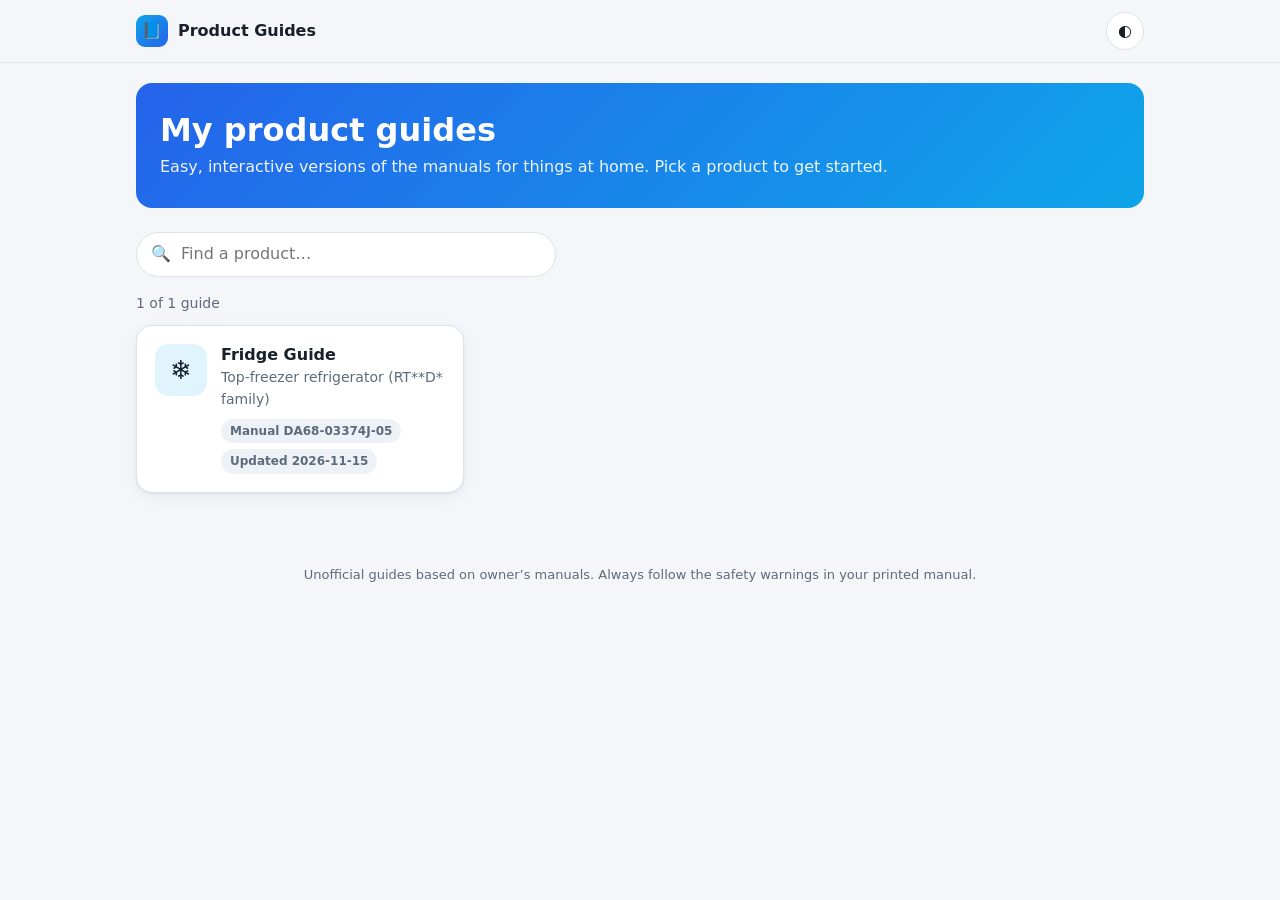
<file: index.html>
<!doctype html>
<html lang="en">
<head>
<meta charset="utf-8">
<meta name="viewport" content="width=device-width, initial-scale=1, viewport-fit=cover">
<title>Product Guides</title>
<meta name="description" content="Easy interactive guides for my home appliances and products.">
<link rel="icon" href="data:image/svg+xml,<svg xmlns='http://www.w3.org/2000/svg' viewBox='0 0 100 100'><text y='.9em' font-size='90'>📘</text></svg>">
<link rel="stylesheet" href="shared/guide.css">
<style>
  .home-hero{background:linear-gradient(135deg,var(--hero-from),var(--hero-to));color:#fff;border-radius:var(--radius);padding:28px 24px;margin-bottom:24px}
  .home-hero h1{color:#fff}
  .home-hero p{margin:6px 0 0;opacity:.92}
  .filter{display:flex;align-items:center;gap:8px;background:var(--surface);border:1px solid var(--line);border-radius:999px;padding:8px 14px;max-width:420px;margin:0 0 16px}
  .filter:focus-within{border-color:var(--accent)}
  .filter input{border:0;background:none;outline:none;flex:1;min-width:0}
  a.guide-card{display:flex;gap:14px;align-items:flex-start;text-decoration:none;color:var(--text);transition:transform .15s,border-color .15s}
  a.guide-card:hover{transform:translateY(-2px);border-color:var(--accent)}
  .guide-card .ico{width:52px;height:52px;border-radius:14px;display:grid;place-items:center;font-size:26px;flex:none;background:var(--accent-2-soft)}
  .guide-card h3{margin:0 0 2px}
  .guide-card p{margin:0;font-size:14px;color:var(--muted)}
  .guide-card .meta{margin-top:8px;display:flex;gap:6px;flex-wrap:wrap}
  .count{font-size:14px;color:var(--muted);margin:0 0 10px}
</style>
</head>
<body>
<header class="top">
  <div class="top-inner">
    <div class="brand"><div class="brand-icon" aria-hidden="true">📘</div><span>Product Guides</span></div>
    <span style="flex:1"></span>
    <button class="icon-btn" id="themeBtn" type="button" title="Light / dark" aria-label="Toggle light or dark theme">◐</button>
  </div>
</header>

<main>
  <div class="home-hero">
    <h1>My product guides</h1>
    <p>Easy, interactive versions of the manuals for things at home. Pick a product to get started.</p>
  </div>

  <label class="filter"><span aria-hidden="true">🔍</span>
    <input id="filter" type="search" placeholder="Find a product…" aria-label="Filter guides" autocomplete="off">
  </label>
  <p class="count" id="count" aria-live="polite"></p>

  <div class="grid cols-2" id="guides">
    <!-- Fallback if guides.json can't be loaded; the script replaces this list. -->
    <a class="card guide-card" href="fridge_guide/"><span class="ico" aria-hidden="true">❄</span>
      <span><h3>Fridge Guide</h3><p>Top-freezer refrigerator (RT**D* family)</p></span></a>
  </div>
</main>

<footer class="foot">
  Unofficial guides based on owner’s manuals. Always follow the safety warnings in your printed manual.
</footer>

<script>
(() => {
  const list = document.getElementById('guides');
  const filter = document.getElementById('filter');
  const count = document.getElementById('count');
  const esc = s => String(s ?? '').replace(/[&<>"']/g, c => ({ '&': '&amp;', '<': '&lt;', '>': '&gt;', '"': '&quot;', "'": '&#39;' }[c]));
  let guides = [];

  /* Theme: same storage key as the guides, so the choice carries over */
  try { const t = JSON.parse(localStorage.getItem('guides:theme')); if (t) document.documentElement.dataset.theme = t; } catch {}
  document.getElementById('themeBtn').addEventListener('click', () => {
    const cur = document.documentElement.dataset.theme || (matchMedia('(prefers-color-scheme: dark)').matches ? 'dark' : 'light');
    const next = cur === 'dark' ? 'light' : 'dark';
    document.documentElement.dataset.theme = next;
    try { localStorage.setItem('guides:theme', JSON.stringify(next)); } catch {}
  });

  function render() {
    const words = filter.value.toLowerCase().split(/\s+/).filter(Boolean);
    const shown = guides.filter(g => {
      const hay = [g.title, g.product, g.manual, (g.keywords || '')].join(' ').toLowerCase();
      return words.every(w => hay.includes(w));
    });
    list.innerHTML = shown.length ? shown.map(g => `
      <a class="card guide-card" href="${esc(g.folder)}">
        <span class="ico" aria-hidden="true">${esc(g.icon || '📘')}</span>
        <span><h3>${esc(g.title)}</h3><p>${esc(g.product)}</p>
          <span class="meta">${g.manual ? `<span class="chip">Manual ${esc(g.manual)}</span>` : ''}${g.updated ? `<span class="chip">Updated ${esc(g.updated)}</span>` : ''}</span>
        </span>
      </a>`).join('')
      : `<div class="placeholder">No guides match “${esc(filter.value)}”.</div>`;
    count.textContent = `${shown.length} of ${guides.length} guide${guides.length === 1 ? '' : 's'}`;
  }

  fetch('guides.json', { cache: 'no-cache' })
    .then(r => { if (!r.ok) throw new Error(r.status); return r.json(); })
    .then(data => {
      guides = data.slice().sort((a, b) => a.title.localeCompare(b.title));
      render();
      filter.addEventListener('input', render);
    })
    .catch(() => { filter.closest('label').hidden = true; });  // keep the static fallback list
})();
</script>
</body>
</html>
</file>
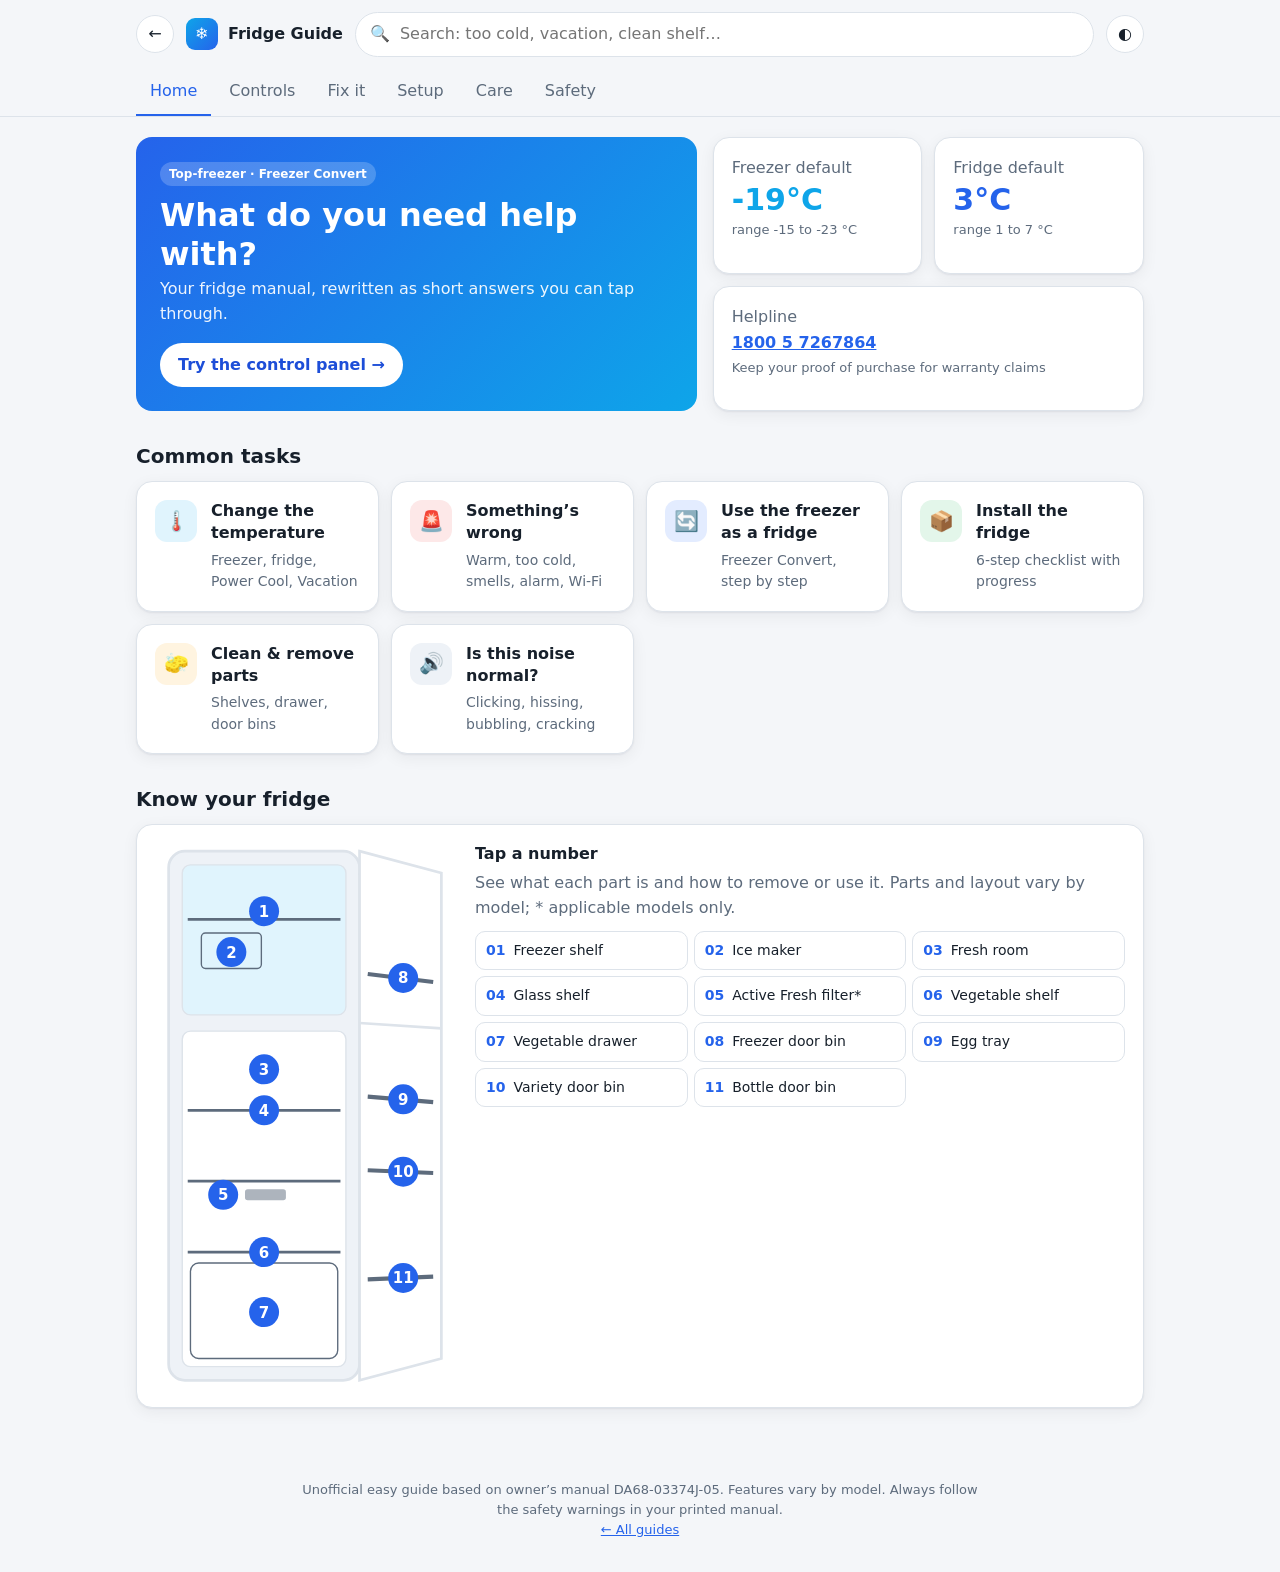
<file: fridge_guide/index.html>
<!doctype html>
<html lang="en">
<head>
<meta charset="utf-8">
<meta name="viewport" content="width=device-width, initial-scale=1, viewport-fit=cover">
<title>Fridge Guide</title>
<meta name="description" content="Easy interactive guide for a top-freezer refrigerator with Freezer Convert: controls, troubleshooting, installation and care.">
<!-- guide:meta (read by the root homepage; see GUIDE_FORMAT.md) -->
<meta name="guide:title" content="Fridge Guide">
<meta name="guide:product" content="Top-freezer refrigerator (RT**D* family)">
<meta name="guide:icon" content="❄">
<meta name="guide:manual" content="DA68-03374J-05">
<link rel="icon" href="data:image/svg+xml,<svg xmlns='http://www.w3.org/2000/svg' viewBox='0 0 100 100'><text y='.9em' font-size='90'>❄</text></svg>">
<link rel="stylesheet" href="../shared/guide.css">
<link rel="stylesheet" href="panel.css">
</head>
<body>

<header class="top">
  <div class="top-inner">
    <a class="back" href="../" title="All guides" aria-label="All guides">←</a>
    <div class="brand"><div class="brand-icon" aria-hidden="true">❄</div><span class="brand-text">Fridge Guide</span></div>
    <div class="search">
      <label class="search-box"><span aria-hidden="true">🔍</span>
        <input id="searchInput" type="search" placeholder="Search: too cold, vacation, clean shelf…" aria-label="Search this guide" autocomplete="off" aria-controls="searchResults" aria-expanded="false">
      </label>
      <ul class="search-results" id="searchResults" role="listbox"></ul>
    </div>
    <button class="icon-btn" id="themeBtn" type="button" title="Light / dark" aria-label="Toggle light or dark theme">◐</button>
  </div>
  <nav class="tabs" role="tablist" aria-label="Guide sections">
    <button role="tab" type="button" data-view="home" aria-selected="true"><span class="ti" aria-hidden="true">🏠</span>Home</button>
    <button role="tab" type="button" data-view="controls"><span class="ti" aria-hidden="true">🎛️</span>Controls</button>
    <button role="tab" type="button" data-view="fix"><span class="ti" aria-hidden="true">🛠️</span>Fix it</button>
    <button role="tab" type="button" data-view="setup"><span class="ti" aria-hidden="true">📦</span>Setup</button>
    <button role="tab" type="button" data-view="care"><span class="ti" aria-hidden="true">🧽</span>Care</button>
    <button role="tab" type="button" data-view="safety"><span class="ti" aria-hidden="true">🛡️</span>Safety</button>
  </nav>
</header>

<main>
<!-- ============================== HOME ============================== -->
<section class="view active" id="home" role="tabpanel">
  <div class="hero">
    <div class="hero-main">
      <div>
        <span class="chip">Top-freezer · Freezer Convert</span>
        <h1>What do you need help with?</h1>
        <p>Your fridge manual, rewritten as short answers you can tap through.</p>
      </div>
      <button class="btn" type="button" data-go="controls">Try the control panel →</button>
    </div>
    <div class="facts">
      <div class="card fact"><span class="muted">Freezer default</span><span class="big" style="color:var(--accent-2)">-19°C</span><span class="sub">range -15 to -23 °C</span></div>
      <div class="card fact"><span class="muted">Fridge default</span><span class="big" style="color:var(--accent)">3°C</span><span class="sub">range 1 to 7 °C</span></div>
      <div class="card fact wide"><span class="muted">Helpline</span><strong><a href="tel:180057267864">1800 5 7267864</a></strong><span class="sub">Keep your proof of purchase for warranty claims</span></div>
    </div>
  </div>

  <h2>Common tasks</h2>
  <div class="grid cols-3">
    <button class="card task" type="button" data-go="controls"><span class="ico tone-sky">🌡️</span><span><h3>Change the temperature</h3><p>Freezer, fridge, Power Cool, Vacation</p></span></button>
    <button class="card task" type="button" data-go="fix"><span class="ico tone-red">🚨</span><span><h3>Something’s wrong</h3><p>Warm, too cold, smells, alarm, Wi-Fi</p></span></button>
    <button class="card task" type="button" data-go="controls" data-anchor="convert"><span class="ico tone-blue">🔄</span><span><h3>Use the freezer as a fridge</h3><p>Freezer Convert, step by step</p></span></button>
    <button class="card task" type="button" data-go="setup"><span class="ico tone-green">📦</span><span><h3>Install the fridge</h3><p>6-step checklist with progress</p></span></button>
    <button class="card task" type="button" data-go="care"><span class="ico tone-amber">🧽</span><span><h3>Clean &amp; remove parts</h3><p>Shelves, drawer, door bins</p></span></button>
    <button class="card task" type="button" data-go="fix" data-anchor="sounds"><span class="ico">🔊</span><span><h3>Is this noise normal?</h3><p>Clicking, hissing, bubbling, cracking</p></span></button>
  </div>

  <h2>Know your fridge</h2>
  <div class="card map" data-topic="Parts of the fridge" data-keywords="shelf drawer bin egg bottle ice maker filter">
    <svg viewBox="0 0 220 400" role="img" aria-label="Fridge with door open, numbered parts">
      <rect x="10" y="6" width="140" height="388" rx="12" fill="var(--surface-2)" stroke="var(--line)" stroke-width="2"/>
      <rect x="20" y="16" width="120" height="110" rx="6" fill="var(--accent-2-soft)" stroke="var(--line)"/>
      <rect x="20" y="138" width="120" height="246" rx="6" fill="var(--surface)" stroke="var(--line)"/>
      <line x1="24" y1="56" x2="136" y2="56" stroke="var(--muted)" stroke-width="2"/>
      <rect x="34" y="66" width="44" height="26" rx="3" fill="none" stroke="var(--muted)"/>
      <line x1="24" y1="196" x2="136" y2="196" stroke="var(--muted)" stroke-width="2"/>
      <line x1="24" y1="248" x2="136" y2="248" stroke="var(--muted)" stroke-width="2"/>
      <rect x="66" y="254" width="30" height="8" rx="2" fill="var(--muted)" opacity=".5"/>
      <line x1="24" y1="300" x2="136" y2="300" stroke="var(--muted)" stroke-width="2"/>
      <rect x="26" y="308" width="108" height="70" rx="6" fill="none" stroke="var(--muted)"/>
      <path d="M150 6 L210 22 L210 378 L150 394 Z" fill="var(--surface)" stroke="var(--line)" stroke-width="2"/>
      <line x1="150" y1="132" x2="210" y2="136" stroke="var(--line)" stroke-width="2"/>
      <line x1="156" y1="96" x2="204" y2="102" stroke="var(--muted)" stroke-width="3"/>
      <line x1="156" y1="186" x2="204" y2="190" stroke="var(--muted)" stroke-width="3"/>
      <line x1="156" y1="240" x2="204" y2="242" stroke="var(--muted)" stroke-width="3"/>
      <line x1="156" y1="320" x2="204" y2="318" stroke="var(--muted)" stroke-width="3"/>
      <g id="hots"></g>
    </svg>
    <div>
      <h3 id="partTitle">Tap a number</h3>
      <p class="muted" id="partDesc">See what each part is and how to remove or use it. Parts and layout vary by model; * applicable models only.</p>
      <ul class="parts" id="partsList"></ul>
    </div>
  </div>
</section>

<!-- ============================== CONTROLS ============================== -->
<section class="view" id="controls" role="tabpanel">
  <h1>Control panel</h1>
  <p class="lead">This works like the real panel. <b>Tap</b> to change a setting, <b>press and hold</b> for the special modes.</p>

  <div class="sim" id="panelSim" data-topic="Control panel simulator" data-keywords="buttons display panel">
    <div>
      <div class="panel">
        <div class="display" aria-live="polite">
          <div class="pcol" id="fzCol"><span class="lbl">Freezer</span></div>
          <div class="pcol" id="midCol"><span class="lbl">Convert</span></div>
          <div class="pcol" id="frCol"><span class="lbl">Fridge</span></div>
        </div>
        <div class="pbuttons">
          <button class="pbtn" type="button" data-btn="freezer"><b>Freezer</b><small>tap</small><span class="fill"></span></button>
          <button class="pbtn" type="button" data-btn="convert"><b>Freezer Convert</b><small>hold 3 s</small><span class="fill"></span></button>
          <button class="pbtn" type="button" data-btn="fridge"><b>Fridge</b><small>tap · hold 3 s / 10 s</small><span class="fill"></span></button>
        </div>
        <div class="sim-hint" id="simHint">Try: tap Freezer a few times</div>
      </div>
      <div class="door-row">
        <button class="chip" type="button" id="doorBtn">🚪 Leave the door open</button>
        <button class="chip" type="button" id="resetSim">↺ Reset to defaults</button>
      </div>
    </div>
    <div class="stack sim-explain">
      <div class="card now" id="nowCard"><span class="chip">What just happened</span><h3 id="nowTitle">Factory defaults</h3><p class="muted" id="nowText">Freezer -19 °C, Fridge 3 °C. Press any button to see what it does.</p></div>
      <div id="nowCallouts"></div>
      <div class="card"><h3>Your presses</h3><ol class="sim-log" id="simLog"><li>Ready.</li></ol></div>
    </div>
  </div>

  <h2>What each button does</h2>
  <div class="grid cols-3">
    <div class="card" data-topic="Set the freezer temperature" data-keywords="freezer colder warmer">
      <span class="chip accent">Tap Freezer</span><h3>Freezer temperature</h3>
      <p class="small muted">Each press goes one step colder: -15 → -17 → -19 → -21 → -23 °C, then back to -15. Default -19 °C.</p>
      <div class="callout caution small"><span aria-hidden="true">⚠</span><span>Don’t use -15 °C in summer (above 35 °C). Don’t put glass bottles of liquid in the freezer: they crack when frozen.</span></div>
    </div>
    <div class="card" data-topic="Set the fridge temperature" data-keywords="fridge colder warmer">
      <span class="chip accent">Tap Fridge</span><h3>Fridge temperature</h3>
      <p class="small muted">Each press goes one step colder: 7 → 4 → 3 → 2 → 1 °C → Vacation. Default 3 °C.</p>
      <div class="callout caution small"><span aria-hidden="true">⚠</span><span>Avoid 1 °C in winter and 5–7 °C in summer: both can hurt cooling.</span></div>
    </div>
    <div class="card" id="powercool" data-topic="Power Cool" data-keywords="fast cool quick chill groceries">
      <span class="chip accent">Hold Fridge 3 s</span><h3>Power Cool</h3>
      <p class="small muted">Runs the fan at full speed for several hours to chill new food fast, then returns to your setting. Hold 3 s again to stop early.</p>
      <p class="small muted">Uses more electricity, so turn it off if you don’t need it.</p>
    </div>
    <div class="card" id="vacation" data-topic="Vacation mode" data-keywords="holiday trip away travel">
      <span class="chip accent">Tap Fridge past 1 °C</span><h3>Vacation mode</h3>
      <p class="small muted">For trips. The fridge is kept under 17 °C; the freezer keeps working. Press Fridge again to exit (goes to 7 °C).</p>
      <p class="small muted">Empty the fridge compartment and close the door first.</p>
    </div>
    <div class="card" data-topic="Turn Wi-Fi on or off" data-keywords="wifi wireless network">
      <span class="chip accent">Hold Fridge 10 s</span><h3>Wi-Fi on / off</h3>
      <p class="small muted">The Wi-Fi icon blinks for 5 s, then stays on (or turns off). A blinking icon when you open the door means the fridge isn’t connected to the app yet.</p>
    </div>
    <div class="card" data-topic="AI Energy mode" data-keywords="energy saving app leaf">
      <span class="chip accent">In the app</span><h3>AI Energy mode</h3>
      <p class="small muted">Turn on in SmartThings (Energy menu). A 🍃 icon shows on the panel while it runs. Saves energy but may reduce cooling a little.</p>
    </div>
  </div>

  <h2 id="convert" data-topic="Freezer Convert: use the freezer as a fridge" data-keywords="convert freezer fridge mode switch">Freezer Convert</h2>
  <div class="grid cols-2">
    <div class="card">
      <h3>Switch the freezer to Fridge mode</h3>
      <ol class="steps-list">
        <li>Take all frozen food out of the freezer.</li>
        <li>Press and hold <b>Freezer Convert</b> for 3 seconds. The indicator blinks.</li>
        <li>Tap <b>Freezer Convert</b> until <b>💧 Fridge</b> is lit.</li>
        <li>Wait 10 seconds. The change is applied.</li>
      </ol>
      <p class="small muted">To switch back: take chilled food out, hold for 3 s, tap until <b>Off</b> (Freezer) is lit, and wait. The freezer restarts at -19 °C.</p>
    </div>
    <div class="stack">
      <div class="callout warning"><span aria-hidden="true">⛔</span><span><strong>Before you switch</strong><ul><li>Frozen food will thaw and spoil in Fridge mode.</li><li>Chilled food will freeze when you switch back.</li><li>Never leave glass bottles of liquid in the freezer: they can burst.</li></ul></span></div>
      <div class="callout note"><span aria-hidden="true">ℹ</span><span><strong>Normal after converting</strong>Dew may form on the inner walls as it warms up. Use plastic containers, especially for vegetables.</span></div>
    </div>
  </div>

  <h2 id="ice" data-topic="Make ice (twist ice maker)" data-keywords="ice cubes tray">Make ice</h2>
  <div class="card">
    <p class="small muted">Twist ice maker, some models only.</p>
    <ol class="steps-list">
      <li>Open the freezer door and slide out the ice tray.</li>
      <li>Fill with water up to the <b>max line</b> on the inner back of the tray.</li>
      <li>Slide the tray back in. Time to freeze depends on your temperature setting.</li>
      <li>Check the storage bin is in place, then turn the handle to the right to drop the cubes in.</li>
    </ol>
    <p class="small muted">Pull the bin forward to take it out. If the ice maker doesn’t fit under the shelf, put it on the freezer shelf.</p>
  </div>

  <h2 id="smartthings" data-topic="Connect to the SmartThings app" data-keywords="app phone wifi smartthings samsung account remote">SmartThings app</h2>
  <p class="muted small">Some models only. Lets you check and control the fridge from your phone.</p>
  <div class="grid cols-2">
    <div class="card">
      <h3>Connect your fridge</h3>
      <ol class="steps-list">
        <li>Install <b>SmartThings</b> from Google Play, Galaxy Store or the App Store.</li>
        <li>Sign in with a Samsung account (the app helps you make one for free).</li>
        <li>Make sure the fridge’s Wi-Fi is on (hold <b>Fridge</b> 10 s).</li>
        <li>Open the app. When it says a new device was found, tap <b>ADD NOW</b>. If not, tap <b>+</b> and choose the fridge.</li>
        <li>Not listed? Tap <b>Supported Devices</b> → Refrigerator → your model.</li>
        <li>Follow the steps in the app. The fridge then shows as a card on your Devices screen.</li>
      </ol>
      <p class="small muted">Works with 2.4 GHz Wi-Fi (802.11 b/g/n; n recommended) and WPA/TKIP or WPA2/AES security.</p>
    </div>
    <div class="card">
      <h3>What you can do in the app</h3>
      <div class="table-wrap"><table>
        <tr><th>Feature</th><th>What it does</th></tr>
        <tr><td>Fridge temperature</td><td>See the current setting</td></tr>
        <tr><td>Energy monitoring</td><td>Power use over the last 180 days</td></tr>
        <tr><td>Power Cool</td><td>Turn on or off</td></tr>
        <tr><td>Power Freeze*</td><td>Max-speed freezing for 50 hours. For lots of food, start it 20 hours before</td></tr>
        <tr><td>Door alarm</td><td>Alert when a door is open over 2 minutes</td></tr>
        <tr><td>AI Energy mode*</td><td>Lower energy use</td></tr>
      </table></div>
      <p class="small muted">* Some models only. App problems? <a href="#fix" data-go="fix">See Fix it →</a></p>
    </div>
  </div>
</section>

<!-- ============================== FIX IT ============================== -->
<section class="view" id="fix" role="tabpanel">
  <h1>Fix it</h1>
  <p class="lead">Pick what you’re noticing, then tick off each check. Most problems are fixed before you need to call service.</p>
  <div id="ts"></div>

  <h2 id="sounds" data-topic="Is this noise normal?" data-keywords="sound noise clicking buzzing hissing bubbling cracking whoosh whir">Is this noise normal?</h2>
  <p class="muted">All of these are normal. A service visit for a normal sound may be charged.</p>
  <details class="acc"><summary>🚗 Clicking, chirping or buzzing when it starts or stops</summary><div class="acc-body"><p>The compressor starting or stopping, a bit like a car engine. It fades as the fridge settles.</p></div></details>
  <details class="acc"><summary>🌀 Whirring or “sssrrr” sounds</summary><div class="acc-body"><p>The fan is running. It stops once the fridge reaches the set temperature.</p></div></details>
  <details class="acc"><summary>💨 Sizzling or hissing</summary><div class="acc-body"><p>During defrosting, water drips onto the defrost heater.</p></div></details>
  <details class="acc"><summary>🫖 Bubbling or gurgling</summary><div class="acc-body"><p>Refrigerant flowing through the sealed pipes as it cools.</p></div></details>
  <details class="acc"><summary>🪵 Cracking or knocking</summary><div class="acc-body"><p>Plastic parts shrinking and expanding as the temperature changes, mostly during defrost.</p></div></details>
  <details class="acc"><summary>🐝 Buzzing (ice maker models)</summary><div class="acc-body"><p>The water valve opening to fill the ice maker.</p></div></details>
  <details class="acc"><summary>🚪 Whooshing when you open or close the door</summary><div class="acc-body"><p>Air pressure evening out.</p></div></details>

  <h2 id="power-cut" data-topic="Power cut: what to do" data-keywords="power failure outage electricity cut">Power cut</h2>
  <div class="card">
    <ul>
      <li>Ask your electricity company how long it will last.</li>
      <li>Cuts of an hour or two won’t affect the temperature much. Open the doors as little as possible.</li>
      <li>If the power is off for more than 24 hours, throw out all frozen food.</li>
    </ul>
  </div>
</section>

<!-- ============================== SETUP ============================== -->
<section class="view" id="setup" role="tabpanel">
  <h1>Install checklist</h1>
  <p class="lead">Work through each step. Tap the number to mark it done. Your progress is saved on this device.</p>
  <div class="card" data-topic="Installation steps" data-keywords="install level feet spacing clearance floor plug">
    <div id="setupChecklist"></div>
  </div>

  <h2 data-topic="Climate class and room temperature" data-keywords="ambient temperature class SN N ST T">Room temperature it works in</h2>
  <p class="muted small">The fridge is built for the room-temperature range of its climate class (shown on the rating label).</p>
  <div class="table-wrap"><table>
    <tr><th>Class</th><th>Symbol</th><th class="num">Room temperature</th></tr>
    <tr><td>Extended temperate</td><td>SN</td><td class="num">+10 to +32 °C</td></tr>
    <tr><td>Temperate</td><td>N</td><td class="num">+16 to +32 °C</td></tr>
    <tr><td>Subtropical</td><td>ST</td><td class="num">+16 to +38 °C</td></tr>
    <tr><td>Tropical</td><td>T</td><td class="num">+16 to +43 °C</td></tr>
  </table></div>
  <div class="callout note"><span aria-hidden="true">ℹ</span><span>Need more freezer space? You can take out the shelf, ice maker and ice bin by hand. It doesn’t affect cooling. For best efficiency, keep shelves and drawers in their original places.</span></div>
</section>

<!-- ============================== CARE ============================== -->
<section class="view" id="care" role="tabpanel">
  <h1>Care &amp; cleaning</h1>
  <p class="lead">How to take parts out, clean safely and save energy.</p>

  <h2>Take parts out</h2>
  <div class="grid cols-3">
    <div class="card" id="care-shelves" data-topic="Remove a shelf" data-keywords="shelf glass take out remove insert">
      <h3>Shelves (fridge &amp; freezer)</h3>
      <ol class="steps-list"><li>Hold with both hands.</li><li>Lift to free it from the rear hook.</li><li>Tilt to one side and pull out.</li></ol>
      <p class="small muted">To put it back, check the shape of the back edge and reverse the steps.</p>
      <div class="callout caution small"><span aria-hidden="true">⚠</span><span>Shelves are heavy. Never insert one upside down or back to front: it could drop.</span></div>
    </div>
    <div class="card" id="care-veg" data-topic="Remove the vegetable drawer" data-keywords="drawer crisper vegetable shelf">
      <h3>Vegetable drawer &amp; shelf</h3>
      <p class="small"><b>Drawer:</b> gently lift the front and slide it out.</p>
      <p class="small"><b>Shelf above it:</b> hold with both hands, lift off the rear hook, tilt and pull out.</p>
    </div>
    <div class="card" id="care-bins" data-topic="Remove a door bin" data-keywords="door bin guard bottle egg">
      <h3>Door bins</h3>
      <ol class="steps-list"><li>Empty the bin.</li><li>Press gently on its sides.</li><li>Lift it straight up.</li></ol>
      <div class="callout caution small"><span aria-hidden="true">⚠</span><span>Always empty bins first to avoid accidents.</span></div>
    </div>
  </div>
  <div class="callout note"><span aria-hidden="true">ℹ</span><span>After cleaning, check the <a href="#home" data-go="home">parts map</a> to make sure everything is back in the right place.</span></div>

  <h2 id="cleaning" data-topic="Clean the fridge" data-keywords="clean wash wipe detergent">Cleaning</h2>
  <div class="grid cols-2">
    <div class="card">
      <h3>Regular cleaning</h3>
      <ol class="steps-list">
        <li>Unplug the fridge.</li>
        <li>Wipe inside and out with a damp, soft, lint-free cloth or paper towel. Mild detergent in warm water is fine.</li>
        <li>Dry well with a dry cloth.</li>
        <li>Wipe dust off the plug pins with a dry cloth, then plug back in.</li>
      </ol>
    </div>
    <div class="card">
      <h3>Never use</h3>
      <ul class="dont">
        <li>Benzene, thinner, bleach (Clorox), or car/home detergents</li>
        <li>Abrasive cleaners, window sprays, waxes or flammable fluids</li>
        <li>Water sprayed directly onto the fridge</li>
        <li>Warm water on cold glass shelves: they can crack</li>
        <li>A hair dryer to dry inside, or candles to remove smells</li>
      </ul>
    </div>
  </div>

  <h2 id="lamps" data-topic="Replace the light (LED lamp)" data-keywords="light bulb lamp led replace">Inside light</h2>
  <div class="callout warning"><span aria-hidden="true">⛔</span><span><strong>LED lamps aren’t user-replaceable</strong>Don’t try to change them yourself (risk of electric shock). Contact a Samsung service centre.</span></div>

  <h2 id="energy" data-topic="Save energy" data-keywords="energy electricity bill save efficient">Save energy</h2>
  <div class="card">
    <ul class="do">
      <li>Keep it in a cool, dry, well-ventilated room, away from sunlight and heaters.</li>
      <li>Don’t block vents or grilles.</li>
      <li>Let warm food cool down before putting it in.</li>
      <li>Thaw frozen food in the fridge: it helps keep the fridge cold.</li>
      <li>Close the door quickly. Shorter openings also mean less frost.</li>
      <li>Leave space at the back and sides.</li>
      <li>Keep baskets, drawers and shelves where they came from the factory.</li>
    </ul>
    <p class="small muted">The fridge is frost-free: it defrosts itself. Don’t refreeze food that has fully thawed.</p>
  </div>
</section>

<!-- ============================== SAFETY ============================== -->
<section class="view" id="safety" role="tabpanel">
  <h1>Safety essentials</h1>
  <p class="lead">The most important warnings from the manual, grouped. The printed manual has the full list.</p>

  <div class="grid cols-3" style="margin-bottom:16px">
    <div class="callout warning" style="margin:0"><span aria-hidden="true">⛔</span><span><strong>Warning</strong>Could cause serious injury, death or damage.</span></div>
    <div class="callout caution" style="margin:0"><span aria-hidden="true">⚠</span><span><strong>Caution</strong>Could cause injury or damage to property.</span></div>
    <div class="callout note" style="margin:0"><span aria-hidden="true">ℹ</span><span><strong>Note</strong>Useful information.</span></div>
  </div>

  <details class="acc" open data-topic="Flammable refrigerant gas (R-600a)" data-keywords="gas leak refrigerant isobutane fire">
    <summary>🔥 Refrigerant gas &amp; gas leaks</summary>
    <div class="acc-body">
      <p>This fridge may use isobutane (R-600a): environmentally friendly but flammable. Check the label on the back or inside.</p>
      <ul class="dont"><li>Never damage the refrigerant pipes, especially when moving or installing.</li><li>Don’t store flammable things (gas, alcohol, benzene, aerosols) in or near it.</li></ul>
      <div class="callout warning"><span aria-hidden="true">⛔</span><span><strong>If you suspect a gas leak</strong>Keep flames and sparks away, air the room for several minutes, don’t touch the plug or any switches, and call service.</span></div>
    </div>
  </details>
  <details class="acc" data-topic="Electrical safety" data-keywords="plug socket cord power strip electric shock">
    <summary>🔌 Power cord &amp; socket</summary>
    <div class="acc-body">
      <ul class="do"><li>Plug into its own earthed wall socket that matches the rating label.</li><li>Keep plug pins clean and dry.</li><li>Unplug before cleaning or maintenance.</li></ul>
      <ul class="dont"><li>Multi-plug power strips, or loose wall sockets</li><li>Bending, twisting, tying or crushing the cord</li><li>Pushing the cord behind the fridge</li><li>Touching the plug with wet hands</li><li>Using a cracked or damaged cord: have service replace it</li></ul>
    </div>
  </details>
  <details class="acc" data-topic="Where to install safely" data-keywords="damp water sunlight heat location">
    <summary>📍 Where to put it</summary>
    <div class="acc-body">
      <ul class="dont"><li>Damp places or where it can get wet</li><li>Direct sunlight, or near stoves and heaters</li><li>Covering the ventilation openings</li></ul>
    </div>
  </details>
  <details class="acc" data-topic="Children and the fridge" data-keywords="kids child baby trapped door">
    <summary>🧒 Children</summary>
    <div class="acc-body">
      <ul class="dont"><li>Don’t let children play with it, hang on the door, climb in or stand on drawers.</li><li>Keep fingers away from door gaps (pinch points).</li><li>Keep packaging, especially plastic bags, away from children.</li></ul>
      <div class="callout warning"><span aria-hidden="true">⛔</span><span><strong>Throwing out an old fridge?</strong>Take off the doors and seals so a child can’t get trapped inside. Leave the shelves in place.</span></div>
    </div>
  </details>
  <details class="acc" data-topic="Using the fridge safely" data-keywords="usage food medicine overfill">
    <summary>🥫 Everyday use</summary>
    <div class="acc-body">
      <ul class="dont"><li>Don’t overfill: things can fall out when you open the door.</li><li>Don’t put containers of water on top of the fridge.</li><li>Don’t store medicines or anything that needs exact temperatures.</li><li>Don’t use electrical appliances inside unless the manufacturer approves them.</li><li>Don’t use tools to speed up defrosting.</li><li>Don’t put your hands under the bottom of the fridge: there are sharp edges.</li></ul>
      <div class="callout warning"><span aria-hidden="true">⛔</span><span>Smell burning or smoke, or water gets inside? Unplug it at once and call service.</span></div>
    </div>
  </details>
  <details class="acc" data-topic="Disposal and recycling" data-keywords="dispose recycle weee e-waste">
    <summary>♻️ Disposal</summary>
    <div class="acc-body">
      <p>Don’t throw it out with household waste. Recycle the packaging and the fridge separately, and make sure the pipes on the back aren’t damaged. For collection, call <a href="tel:1800407267864">1800 40 7267864</a> or visit samsung.com/in/support.</p>
    </div>
  </details>

  <h2 id="warranty" data-topic="Warranty and service" data-keywords="warranty guarantee repair service helpline contact">Warranty &amp; service</h2>
  <div class="grid cols-2">
    <div class="card">
      <h3>Get help</h3>
      <div class="table-wrap"><table>
        <tr><th>Helpline</th><td><a href="tel:180057267864">1800 5 7267864</a> · <a href="tel:1800407267864">1800 40 7267864</a></td></tr>
        <tr><th>Website</th><td><a href="https://www.samsung.com/in/support" rel="noopener" target="_blank">samsung.com/in/support</a></td></tr>
      </table></div>
    </div>
    <div class="card">
      <h3>Before you claim</h3>
      <ul class="small">
        <li>Keep your proof of purchase: you need it to claim warranty.</li>
        <li>Only authorised service centres can repair it under warranty.</li>
        <li>Damage from misuse, tampering or wrong installation isn’t covered.</li>
        <li>Visits for normal situations (no defect) may be charged.</li>
      </ul>
      <p class="small muted">See the warranty card in your manual for the full terms and coverage periods.</p>
    </div>
  </div>
</section>
</main>

<footer class="foot">
  Unofficial easy guide based on owner’s manual DA68-03374J-05. Features vary by model. Always follow the safety warnings in your printed manual.
  <br><a href="../">← All guides</a>
</footer>

<script src="../shared/guide.js"></script>
<script src="data.js"></script>
<script src="panel.js"></script>
</body>
</html>
</file>
<file: shared/guide.css>
/* ==========================================================================
   Product Guides — shared stylesheet
   Used by every <product>_guide/index.html. See GUIDE_FORMAT.md.
   Product-specific styles go in the guide's own folder, never here.
   ========================================================================== */

/* ---------- Tokens (light) ---------- */
:root{
  --bg:#f4f6f9; --surface:#ffffff; --surface-2:#eef2f7; --text:#17202b; --muted:#5d6b7c;
  --line:#dde3ea; --accent:#2563eb; --accent-soft:#e3ecff; --accent-2:#0ea5e9; --accent-2-soft:#e0f4fd;
  --warn:#b45309; --warn-soft:#fff4e0; --danger:#b91c1c; --danger-soft:#fde8e8; --ok:#15803d; --ok-soft:#e3f6ea;
  --hero-from:var(--accent); --hero-to:var(--accent-2);
  --radius:16px; --radius-sm:12px;
  --shadow:0 1px 2px rgba(16,24,40,.06),0 4px 16px rgba(16,24,40,.06);
  --font:system-ui,-apple-system,"Segoe UI",Roboto,sans-serif;
  color-scheme:light;
}
/* ---------- Tokens (dark) ---------- */
@media (prefers-color-scheme:dark){:root:not([data-theme="light"]){
  --bg:#0d1117; --surface:#161b22; --surface-2:#1f2630; --text:#e6edf3; --muted:#93a1b0; --line:#2b3440;
  --accent:#6ea8ff; --accent-soft:#1c2b45; --accent-2:#38bdf8; --accent-2-soft:#12303f;
  --warn:#f5b041; --warn-soft:#3a2a10; --danger:#f87171; --danger-soft:#3b1717; --ok:#4ade80; --ok-soft:#12301d;
  --hero-from:#1d4ed8; --hero-to:#0369a1;
  --shadow:0 1px 2px rgba(0,0,0,.4); color-scheme:dark;
}}
:root[data-theme="dark"]{
  --bg:#0d1117; --surface:#161b22; --surface-2:#1f2630; --text:#e6edf3; --muted:#93a1b0; --line:#2b3440;
  --accent:#6ea8ff; --accent-soft:#1c2b45; --accent-2:#38bdf8; --accent-2-soft:#12303f;
  --warn:#f5b041; --warn-soft:#3a2a10; --danger:#f87171; --danger-soft:#3b1717; --ok:#4ade80; --ok-soft:#12301d;
  --hero-from:#1d4ed8; --hero-to:#0369a1;
  --shadow:0 1px 2px rgba(0,0,0,.4); color-scheme:dark;
}

/* ---------- Base ---------- */
*{box-sizing:border-box}
html{-webkit-text-size-adjust:100%;scroll-padding-top:120px}
body{margin:0;background:var(--bg);color:var(--text);font:16px/1.55 var(--font)}
button,input,select{font:inherit;color:inherit}
a{color:var(--accent)}
img,svg{max-width:100%}
h1{font-size:clamp(24px,4vw,32px);line-height:1.2;margin:0 0 4px}
h2{font-size:20px;line-height:1.3;margin:32px 0 12px}
h3{font-size:16px;line-height:1.35;margin:0 0 6px}
p{margin:0 0 10px}
ul,ol{margin:6px 0 10px;padding-left:22px}
li{margin:3px 0}
.lead{color:var(--muted);margin:0 0 20px}
.muted{color:var(--muted)}
.small{font-size:14px}
.sr-only{position:absolute;width:1px;height:1px;overflow:hidden;clip:rect(0 0 0 0);white-space:nowrap}
:focus-visible{outline:2px solid var(--accent);outline-offset:2px}

/* ---------- Header ---------- */
header.top{position:sticky;top:0;z-index:30;background:color-mix(in srgb,var(--bg) 88%,transparent);backdrop-filter:blur(10px);-webkit-backdrop-filter:blur(10px);border-bottom:1px solid var(--line)}
.top-inner{max-width:1040px;margin:0 auto;padding:12px 16px;display:flex;gap:12px;align-items:center}
.back{display:grid;place-items:center;width:38px;height:38px;border-radius:999px;border:1px solid var(--line);background:var(--surface);text-decoration:none;color:var(--text);flex:none}
.brand{display:flex;align-items:center;gap:10px;font-weight:700;white-space:nowrap}
.brand-icon{width:32px;height:32px;border-radius:9px;background:linear-gradient(135deg,var(--accent-2),var(--accent));display:grid;place-items:center;color:#fff;flex:none}
.search{position:relative;flex:1;min-width:0}
.search-box{display:flex;align-items:center;gap:8px;background:var(--surface);border:1px solid var(--line);border-radius:999px;padding:8px 14px}
.search-box:focus-within{border-color:var(--accent)}
.search input{border:0;background:none;outline:none;flex:1;min-width:0}
.search-results{position:absolute;left:0;right:0;top:calc(100% + 6px);background:var(--surface);border:1px solid var(--line);border-radius:var(--radius-sm);box-shadow:var(--shadow);list-style:none;margin:0;padding:6px;max-height:60vh;overflow:auto;display:none}
.search-results.open{display:block}
.search-results li{margin:0}
.search-results button{width:100%;text-align:left;border:0;background:none;padding:8px 10px;border-radius:8px;cursor:pointer;display:block}
.search-results button:hover,.search-results button.active{background:var(--accent-soft)}
.search-results .r-title{font-weight:600;display:block}
.search-results .r-where{font-size:12px;color:var(--muted)}
.search-results .empty{padding:10px;color:var(--muted);font-size:14px}
.icon-btn{border:1px solid var(--line);background:var(--surface);border-radius:999px;width:38px;height:38px;display:grid;place-items:center;cursor:pointer;flex:none}

/* ---------- Tabs ---------- */
nav.tabs{max-width:1040px;margin:0 auto;padding:0 16px;display:flex;gap:4px;overflow-x:auto;scrollbar-width:none}
nav.tabs::-webkit-scrollbar{display:none}
nav.tabs button{border:0;background:none;padding:10px 14px;border-bottom:2px solid transparent;color:var(--muted);cursor:pointer;white-space:nowrap;font-weight:500}
nav.tabs button[aria-selected="true"]{color:var(--accent);border-color:var(--accent)}
nav.tabs .ti{display:none}

main{max-width:1040px;margin:0 auto;padding:20px 16px 48px}
section.view{display:none}
section.view.active{display:block;animation:fade .25s ease}
@keyframes fade{from{opacity:0;transform:translateY(4px)}to{opacity:1;transform:none}}

@media (max-width:640px){
  header.top{backdrop-filter:none;-webkit-backdrop-filter:none;background:var(--bg)}
  .brand-text{display:none}
  nav.tabs{position:fixed;bottom:0;left:0;right:0;max-width:none;background:var(--surface);border-top:1px solid var(--line);padding:0 0 env(safe-area-inset-bottom);z-index:30;gap:0}
  nav.tabs button{flex:1;min-width:0;display:flex;flex-direction:column;align-items:center;font-size:11px;padding:7px 2px 9px;border-bottom:0;border-top:2px solid transparent}
  nav.tabs button[aria-selected="true"]{border-top-color:var(--accent)}
  nav.tabs .ti{display:block;font-size:19px;line-height:1.25}
  main{padding-bottom:90px}
  html{scroll-padding-top:80px}
}

/* ---------- Layout helpers ---------- */
.grid{display:grid;gap:12px}
.grid.cols-2{grid-template-columns:repeat(auto-fill,minmax(300px,1fr))}
.grid.cols-3{grid-template-columns:repeat(auto-fill,minmax(230px,1fr))}
@media (max-width:400px){.grid.cols-2,.grid.cols-3{grid-template-columns:1fr}}
.stack{display:flex;flex-direction:column;gap:12px}

/* ---------- Cards & chips ---------- */
.card{background:var(--surface);border:1px solid var(--line);border-radius:var(--radius);box-shadow:var(--shadow);padding:18px;min-width:0}
.card > :last-child{margin-bottom:0}
.chip{display:inline-flex;align-items:center;gap:6px;font-size:12px;font-weight:600;padding:3px 9px;border-radius:999px;background:var(--surface-2);color:var(--muted);border:0}
.chip.accent{background:var(--accent-soft);color:var(--accent)}
.chip + h3{margin-top:8px}
button.chip{cursor:pointer}
.flash{animation:flash 1.4s ease}
@keyframes flash{0%,40%{box-shadow:0 0 0 3px var(--accent)}100%{box-shadow:var(--shadow)}}

/* ---------- Hero (Home) ---------- */
.hero{display:grid;grid-template-columns:1.3fr 1fr;gap:16px;margin-bottom:8px}
@media (max-width:760px){.hero{grid-template-columns:1fr}}
.hero-main{background:linear-gradient(135deg,var(--hero-from),var(--hero-to));color:#fff;border-radius:var(--radius);padding:24px;display:flex;flex-direction:column;justify-content:space-between;gap:16px}
.hero-main h1{color:#fff;margin-top:10px}
.hero-main p{margin:0;opacity:.92}
.hero-main .chip{background:rgba(255,255,255,.2);color:#fff}
.btn{display:inline-flex;align-items:center;gap:6px;border:0;border-radius:999px;padding:10px 18px;font-weight:600;cursor:pointer;text-decoration:none;background:var(--accent);color:#fff}
.hero-main .btn{align-self:flex-start;background:#fff;color:#1d4ed8}
.btn.ghost{background:var(--surface-2);color:var(--text)}
.facts{display:grid;grid-template-columns:1fr 1fr;gap:12px}
.fact{display:flex;flex-direction:column;gap:2px}
.fact.wide{grid-column:1/-1}
.fact .big{font-size:30px;font-weight:700;font-variant-numeric:tabular-nums;line-height:1.2}
.fact .sub{font-size:13px;color:var(--muted)}

/* ---------- Task cards ---------- */
.task{display:flex;gap:14px;align-items:flex-start;cursor:pointer;text-align:left;width:100%;transition:transform .15s,border-color .15s}
.task:hover{transform:translateY(-2px);border-color:var(--accent)}
.task .ico{width:42px;height:42px;border-radius:12px;display:grid;place-items:center;font-size:20px;flex:none;background:var(--surface-2)}
.task p{margin:0;font-size:14px;color:var(--muted)}
.tone-blue{background:var(--accent-soft)!important}
.tone-sky{background:var(--accent-2-soft)!important}
.tone-red{background:var(--danger-soft)!important}
.tone-amber{background:var(--warn-soft)!important}
.tone-green{background:var(--ok-soft)!important}

/* ---------- Callouts (manual's WARNING / CAUTION / NOTE) ---------- */
.callout{border-radius:var(--radius-sm);padding:12px 14px;font-size:15px;display:flex;gap:10px;margin:10px 0}
.callout > span:first-child{flex:none}
.callout strong{display:block}
.callout ul{margin:4px 0 0;padding-left:18px}
.callout.warning{background:var(--danger-soft);color:var(--danger)}
.callout.caution{background:var(--warn-soft);color:var(--warn)}
.callout.note{background:var(--accent-soft);color:var(--accent)}
.callout.tip{background:var(--ok-soft);color:var(--ok)}

/* ---------- Numbered steps (static) ---------- */
ol.steps-list{list-style:none;padding:0;counter-reset:s;margin:8px 0}
ol.steps-list > li{counter-increment:s;position:relative;padding-left:38px;margin:10px 0;min-height:28px}
ol.steps-list > li::before{content:counter(s);position:absolute;left:0;top:-1px;width:28px;height:28px;border-radius:999px;background:var(--accent-soft);color:var(--accent);font-weight:700;font-size:14px;display:grid;place-items:center}

/* ---------- Accordions ---------- */
details.acc{background:var(--surface);border:1px solid var(--line);border-radius:var(--radius-sm);margin:8px 0}
details.acc > summary{cursor:pointer;padding:12px 16px;font-weight:600;list-style:none;display:flex;gap:10px;align-items:center}
details.acc > summary::-webkit-details-marker{display:none}
details.acc > summary::after{content:"＋";margin-left:auto;color:var(--muted);font-weight:400}
details.acc[open] > summary::after{content:"－"}
details.acc > .acc-body{padding:0 16px 14px}
details.acc > .acc-body > :last-child{margin-bottom:0}

/* ---------- Tables ---------- */
.table-wrap{overflow-x:auto;border:1px solid var(--line);border-radius:var(--radius-sm);margin:10px 0}
table{border-collapse:collapse;width:100%;font-size:14px}
th,td{padding:9px 12px;text-align:left;border-bottom:1px solid var(--line);vertical-align:top}
th{background:var(--surface-2);font-weight:600;white-space:nowrap}
tr:last-child td{border-bottom:0}
td.num,th.num{text-align:right;font-variant-numeric:tabular-nums;white-space:nowrap}

/* ---------- Do / Don't lists ---------- */
ul.do,ul.dont{list-style:none;padding:0}
ul.do li,ul.dont li{padding-left:26px;position:relative}
ul.do li::before{content:"✓";position:absolute;left:4px;color:var(--ok);font-weight:700}
ul.dont li::before{content:"✕";position:absolute;left:4px;color:var(--danger);font-weight:700}

/* ---------- Form fields ---------- */
.field{display:flex;flex-direction:column;gap:6px;font-size:14px;font-weight:600;margin:0 0 12px}
.field select{font-weight:400;padding:9px 12px;border-radius:10px;border:1px solid var(--line);background:var(--surface);max-width:320px}

/* ---------- Component: parts map ---------- */
.map{display:grid;grid-template-columns:minmax(0,300px) minmax(0,1fr);gap:20px;align-items:start}
@media (max-width:700px){.map{grid-template-columns:1fr}}
.map svg{width:100%;height:auto;max-width:300px;margin:0 auto;display:block}
.hot{cursor:pointer}
.hot circle{fill:var(--accent);transition:r .15s}
.hot text{fill:#fff;font-size:11px;font-weight:700;pointer-events:none}
.hot.sel circle{fill:var(--accent-2);r:13}
.parts{list-style:none;margin:0;padding:0;display:grid;grid-template-columns:repeat(auto-fill,minmax(170px,1fr));gap:6px}
.parts li{margin:0}
.parts button{width:100%;height:100%;text-align:left;border:1px solid var(--line);background:var(--surface);border-radius:10px;padding:8px 10px;cursor:pointer;font-size:14px;display:flex;gap:8px}
.parts button.sel{border-color:var(--accent-2);background:var(--accent-2-soft)}
.parts .n{font-weight:700;color:var(--accent);font-variant-numeric:tabular-nums}

/* ---------- Component: troubleshooter ---------- */
.symptoms{display:grid;grid-template-columns:repeat(auto-fill,minmax(180px,1fr));gap:10px}
@media (max-width:640px){.symptoms{grid-template-columns:1fr 1fr}}
.sym{border:1px solid var(--line);background:var(--surface);border-radius:14px;padding:14px;text-align:left;cursor:pointer;display:flex;flex-direction:column;gap:4px;min-width:0}
.sym .e{font-size:22px}
.sym .s{font-size:13px;color:var(--muted)}
.sym.sel{border-color:var(--accent);background:var(--accent-soft)}
.ts-head{display:flex;justify-content:space-between;gap:12px;align-items:baseline;flex-wrap:wrap;margin-bottom:12px}
.checks{list-style:none;padding:0;margin:0;display:flex;flex-direction:column;gap:10px}
.checks li{margin:0}
.check{display:flex;gap:12px;align-items:flex-start;border:1px solid var(--line);border-radius:12px;padding:12px;background:var(--surface);cursor:pointer}
.check input{width:20px;height:20px;margin-top:2px;accent-color:var(--ok);flex:none}
.check.done{background:var(--ok-soft);border-color:transparent}
.check.done .cause{text-decoration:line-through;opacity:.7}
.check .cause{font-weight:600;display:block}
.check .fix{font-size:14px;color:var(--muted)}
.placeholder{border:2px dashed var(--line);border-radius:var(--radius);padding:18px;color:var(--muted);text-align:center;font-size:14px}

/* ---------- Component: checklist (setup) ---------- */
.progress-row{display:flex;justify-content:space-between;font-size:14px}
.progress{height:8px;border-radius:999px;background:var(--surface-2);overflow:hidden;margin:6px 0 16px}
.progress > div{height:100%;background:var(--ok);width:0;transition:width .3s}
.cl-steps{display:flex;flex-direction:column;gap:10px}
.cl-step{display:grid;grid-template-columns:36px minmax(0,1fr);gap:12px;align-items:start}
.cl-step .num{width:36px;height:36px;border-radius:999px;display:grid;place-items:center;font-weight:700;background:var(--surface-2);color:var(--muted);cursor:pointer;border:0}
.cl-step.done .num{background:var(--ok);color:#fff}
.cl-step details{background:var(--surface);border:1px solid var(--line);border-radius:12px;padding:10px 14px}
.cl-step summary{cursor:pointer;font-weight:600}
.cl-step.done summary{color:var(--muted)}
.cl-step .body{padding-top:6px}
.cl-step .body > :last-child{margin-bottom:0}
.cl-step .mark{margin-top:8px}

footer.foot{color:var(--muted);font-size:13px;text-align:center;padding:24px 16px 32px;max-width:720px;margin:0 auto}
@media (max-width:640px){footer.foot{padding-bottom:100px}}
@media print{
  header.top,nav.tabs,.search{display:none!important}
  section.view{display:block!important}
  .card{box-shadow:none;break-inside:avoid}
}
</file>
<file: fridge_guide/panel.css>
/* Fridge guide — control panel simulator (product-specific) */
.sim{display:grid;grid-template-columns:minmax(0,1fr) minmax(0,1fr);gap:16px;align-items:start}
@media (max-width:820px){.sim{grid-template-columns:1fr}}
.panel{--p-bg:#0f1720;--p-line:#233140;--p-text:#9fb3c8;--p-lit:#7dd3fc;--p-lit-2:#86efac;
  background:var(--p-bg);border-radius:20px;padding:20px;color:var(--p-text);user-select:none;-webkit-user-select:none}
.display{display:grid;grid-template-columns:1fr auto 1fr;gap:6px 14px;padding:16px 10px;border:1px solid var(--p-line);border-radius:14px;font-variant-numeric:tabular-nums}
.pcol{display:flex;flex-direction:column;gap:6px;align-items:center;min-width:0}
.pcol .lbl{font-size:10px;letter-spacing:.06em;text-transform:uppercase;opacity:.7;height:14px}
.seg{font-size:15px;padding:2px 8px;border-radius:6px;opacity:.28;transition:opacity .2s,color .2s,background .2s;min-width:58px;text-align:center;white-space:nowrap}
.seg.on{opacity:1;color:var(--p-lit);text-shadow:0 0 10px rgba(125,211,252,.7);background:rgba(125,211,252,.08)}
.seg.blink{animation:segblink 1s steps(2) infinite}
@keyframes segblink{50%{opacity:.15}}
.pbuttons{display:grid;grid-template-columns:repeat(3,1fr);gap:10px;margin-top:14px}
.pbtn{position:relative;background:#18232f;border:1px solid #2a3a4b;border-radius:12px;padding:12px 4px 10px;color:#dbe7f3;cursor:pointer;display:flex;flex-direction:column;align-items:center;gap:2px;overflow:hidden;touch-action:none;-webkit-touch-callout:none}
.pbtn:active{background:#1f2e3d}
.pbtn b{font-size:14px;font-weight:600;line-height:1.2;text-align:center}
.pbtn small{font-size:11px;opacity:.6}
.pbtn .fill{position:absolute;left:0;bottom:0;height:4px;width:0;background:var(--p-lit)}
.pbtn .fill.stage2{background:var(--p-lit-2)}
.sim-hint{font-size:13px;text-align:center;margin-top:12px;min-height:20px;color:#cfe3f5}
.door-row{display:flex;justify-content:center;gap:8px;flex-wrap:wrap;margin-top:12px}
.sim-explain .now{border-left:4px solid var(--accent)}
.sim-log{font-size:14px;max-height:170px;overflow:auto;margin:0;padding-left:20px;color:var(--muted)}
</file>
